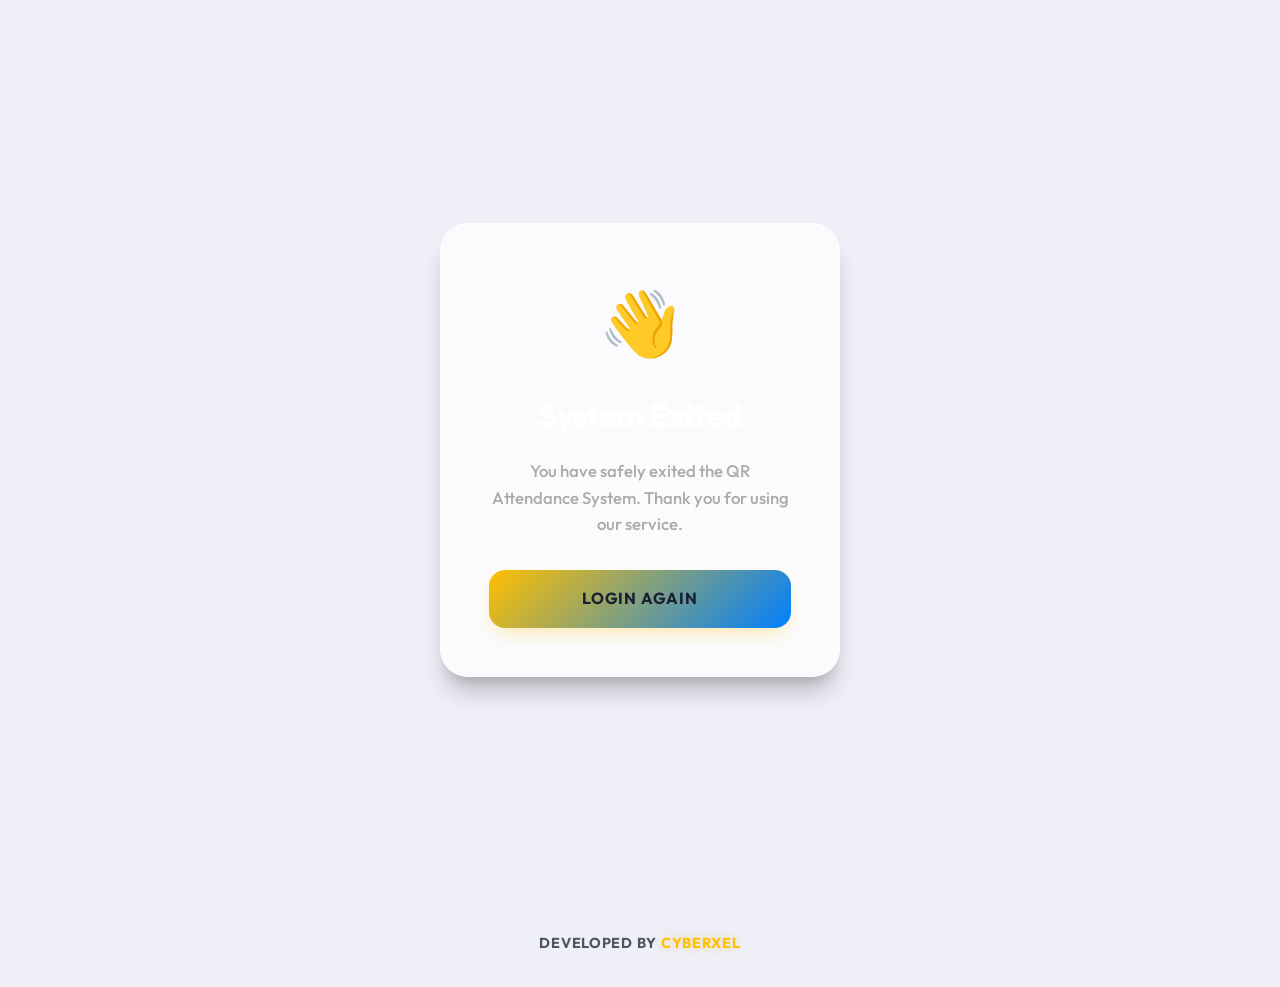
<file: exit.html>
<!DOCTYPE html>
<html lang="en">
<head>
    <meta charset="UTF-8">
    <title>System Exited | QR Attendance System</title>
    <meta name="viewport" content="width=device-width, initial-scale=1.0">
    <link rel="stylesheet" href="global.css">
</head>
<body style="background: var(--bg-dark); color: white;">
    <div class="flex-center">
        <div class="glass-card" style="text-align: center; max-width: 400px; padding: 3rem;">
            <div style="font-size: 4rem; margin-bottom: 1rem;">👋</div>
            <h1 style="margin-bottom: 1rem;">System Exited</h1>
            <p style="color: #aaa; margin-bottom: 2rem;">You have safely exited the QR Attendance System. Thank you for using our service.</p>
            <a href="index.html" class="btn btn-primary">Login Again</a>
        </div>
    </div>
    <footer class="footer">Developed by <span>CYBERXEl</span></footer>
</body>
</html>
</file>
<file: global.css>
/* Global CSS for QR Attendance System - Premium Edition */
@import url('https://fonts.googleapis.com/css2?family=Inter:wght@400;500;600;700;800&family=Outfit:wght@400;500;600;700;800;900&display=swap');

:root {
    /* Color Palette - Vibrant Theme */
    --primary: hsl(45, 100%, 50%); /* Yellow */
    --primary-glow: hsla(45, 100%, 50%, 0.4);
    --secondary: hsl(210, 100%, 50%); /* Blue */
    --accent: hsl(0, 0%, 100%); /* White */
    --danger: hsl(0, 85%, 60%);
    --success: hsl(145, 80%, 45%);
    --warning: hsl(35, 100%, 55%);
    
    /* Light Theme Core */
    --bg-dark: hsl(230, 35%, 95%);
    --bg-card: hsla(0, 0%, 100%, 0.8);
    --text-main: hsl(230, 30%, 15%);
    --text-muted: hsl(230, 10%, 35%);
    
    /* Glassmorphism & Effects */
    --glass-bg: hsla(0, 0%, 100%, 0.75);
    --glass-border: hsla(0, 0%, 100%, 0.5);
    --glass-blur: blur(20px);
    --shadow-sm: 0 4px 6px -1px rgba(0, 0, 0, 0.1), 0 2px 4px -1px rgba(0, 0, 0, 0.06);
    --shadow-lg: 0 20px 25px -5px rgba(0, 0, 0, 0.2), 0 10px 10px -5px rgba(0, 0, 0, 0.1);
    --shadow-glow: 0 0 20px var(--primary-glow);
    
    /* Transitions */
    --transition: all 0.3s cubic-bezier(0.4, 0, 0.2, 1);
}

* {
    margin: 0;
    padding: 0;
    box-sizing: border-box;
}

body {
    font-family: 'Outfit', 'Inter', system-ui, -apple-system, sans-serif;
    background: 
        linear-gradient(135deg, rgba(255, 215, 0, 0.6) 0%, rgba(255, 215, 0, 0.6) 50%, rgba(0, 115, 255, 0.6) 50%, rgba(0, 115, 255, 0.6) 80%, rgba(255, 255, 255, 0.8) 80%, rgba(255, 255, 255, 0.8) 100%),
        url('zds.png') center/cover no-repeat fixed;
    color: var(--text-main);
    line-height: 1.6;
    min-height: 100vh;
    display: flex;
    flex-direction: column;
    overflow-x: hidden;
}

/* Glass Card */
.glass-card {
    background: var(--glass-bg);
    backdrop-filter: var(--glass-blur);
    -webkit-backdrop-filter: var(--glass-blur);
    border: 1px solid var(--glass-border);
    border-radius: 28px;
    padding: clamp(1.5rem, 5vw, 3rem);
    box-shadow: var(--shadow-lg);
    transition: var(--transition);
    position: relative;
    overflow: hidden;
}

.glass-card::before {
    content: '';
    position: absolute;
    top: 0;
    left: -100%;
    width: 100%;
    height: 100%;
    background: linear-gradient(
        90deg,
        transparent,
        rgba(255, 255, 255, 0.05),
        transparent
    );
    transition: 0.5s;
}

.glass-card:hover::before {
    left: 100%;
}

/* Typography */
h1, h2, h3, h4 {
    font-family: 'Outfit', sans-serif;
    font-weight: 800;
    letter-spacing: -0.02em;
    margin-bottom: 1rem;
}

.title-gradient {
    background: linear-gradient(135deg, var(--primary), var(--secondary));
    -webkit-background-clip: text;
    -webkit-text-fill-color: transparent;
    filter: drop-shadow(0 2px 10px var(--primary-glow));
}

p {
    color: var(--text-muted);
    font-size: 1.05rem;
    font-weight: 500;
}

/* Forms */
.input-group {
    margin-bottom: 1.5rem;
    position: relative;
}

input, select {
    width: 100%;
    background: hsla(0, 0%, 100%, 0.6);
    border: 1px solid var(--glass-border);
    border-radius: 16px;
    padding: 1rem 1.25rem;
    margin-bottom: 1.25rem;
    color: var(--text-main);
    font-size: 1rem;
    font-family: inherit;
    font-weight: 500;
    transition: var(--transition);
    outline: none;
}

select option {
    background: white;
    color: var(--text-main);
}

input:focus, select:focus {
    background: hsla(0, 0%, 100%, 0.1);
    border-color: var(--primary);
    box-shadow: 0 0 0 4px var(--primary-glow);
}

input::placeholder {
    color: var(--text-muted);
}

/* Buttons */
.btn {
    display: inline-flex;
    align-items: center;
    justify-content: center;
    padding: 1rem 2rem;
    border-radius: 16px;
    font-weight: 700;
    font-size: 1rem;
    cursor: pointer;
    transition: var(--transition);
    text-decoration: none;
    border: none;
    gap: 0.5rem;
    width: 100%;
    text-transform: uppercase;
    letter-spacing: 0.05em;
}

.btn-primary {
    background: linear-gradient(135deg, var(--primary), var(--secondary));
    color: hsl(230, 30%, 15%);
    box-shadow: 0 8px 20px -6px var(--primary-glow);
}

.btn-primary:hover {
    transform: translateY(-3px);
    box-shadow: 0 12px 25px -6px var(--primary-glow);
    filter: brightness(1.1);
}

.btn-danger {
    background: hsla(0, 85%, 60%, 0.1);
    color: var(--danger);
    border: 1px solid hsla(0, 85%, 60%, 0.2);
}

.btn-danger:hover {
    background: var(--danger);
    color: white;
}

.btn:active {
    transform: translateY(0);
}

/* Table Design */
.table-container {
    width: 100%;
    overflow-x: auto;
    background: hsla(0, 0%, 0%, 0.2);
    border-radius: 20px;
    border: 1px solid var(--glass-border);
    margin-top: 2rem;
}

table {
    width: 100%;
    border-collapse: collapse;
}

th {
    padding: 1.25rem;
    text-align: left;
    font-size: 0.75rem;
    text-transform: uppercase;
    letter-spacing: 0.1em;
    color: var(--text-muted);
    border-bottom: 1px solid var(--glass-border);
}

td {
    padding: 1.25rem;
    border-bottom: 1px solid hsla(0, 0%, 100%, 0.03);
    font-weight: 500;
}

tr:hover td {
    background: hsla(0, 0%, 100%, 0.02);
}

/* Utilities */
.flex-center {
    display: flex;
    flex-direction: column;
    align-items: center;
    justify-content: center;
    min-height: 100vh;
    padding: 2rem;
}

.main-header {
    text-align: center;
    margin-bottom: 3rem;
}

.main-header h1 {
    font-size: clamp(2.5rem, 10vw, 4rem);
    margin-bottom: 0.5rem;
}

/* Micro-animations */
@keyframes fadeIn {
    from { opacity: 0; transform: translateY(20px); }
    to { opacity: 1; transform: translateY(0); }
}

.glass-card {
    animation: fadeIn 0.8s cubic-bezier(0.4, 0, 0.2, 1);
}

/* Responsive */
@media (max-width: 480px) {
    .glass-card {
        padding: 1.5rem;
    }
}

/* Footer Style */
.footer {
    text-align: center;
    padding: 2rem;
    margin-top: auto;
    font-size: 0.9rem;
    font-weight: 700;
    color: var(--text-muted);
    letter-spacing: 0.05em;
    text-transform: uppercase;
}

.footer span {
    color: var(--primary);
    text-shadow: 0 0 10px var(--primary-glow);
}
</file>
